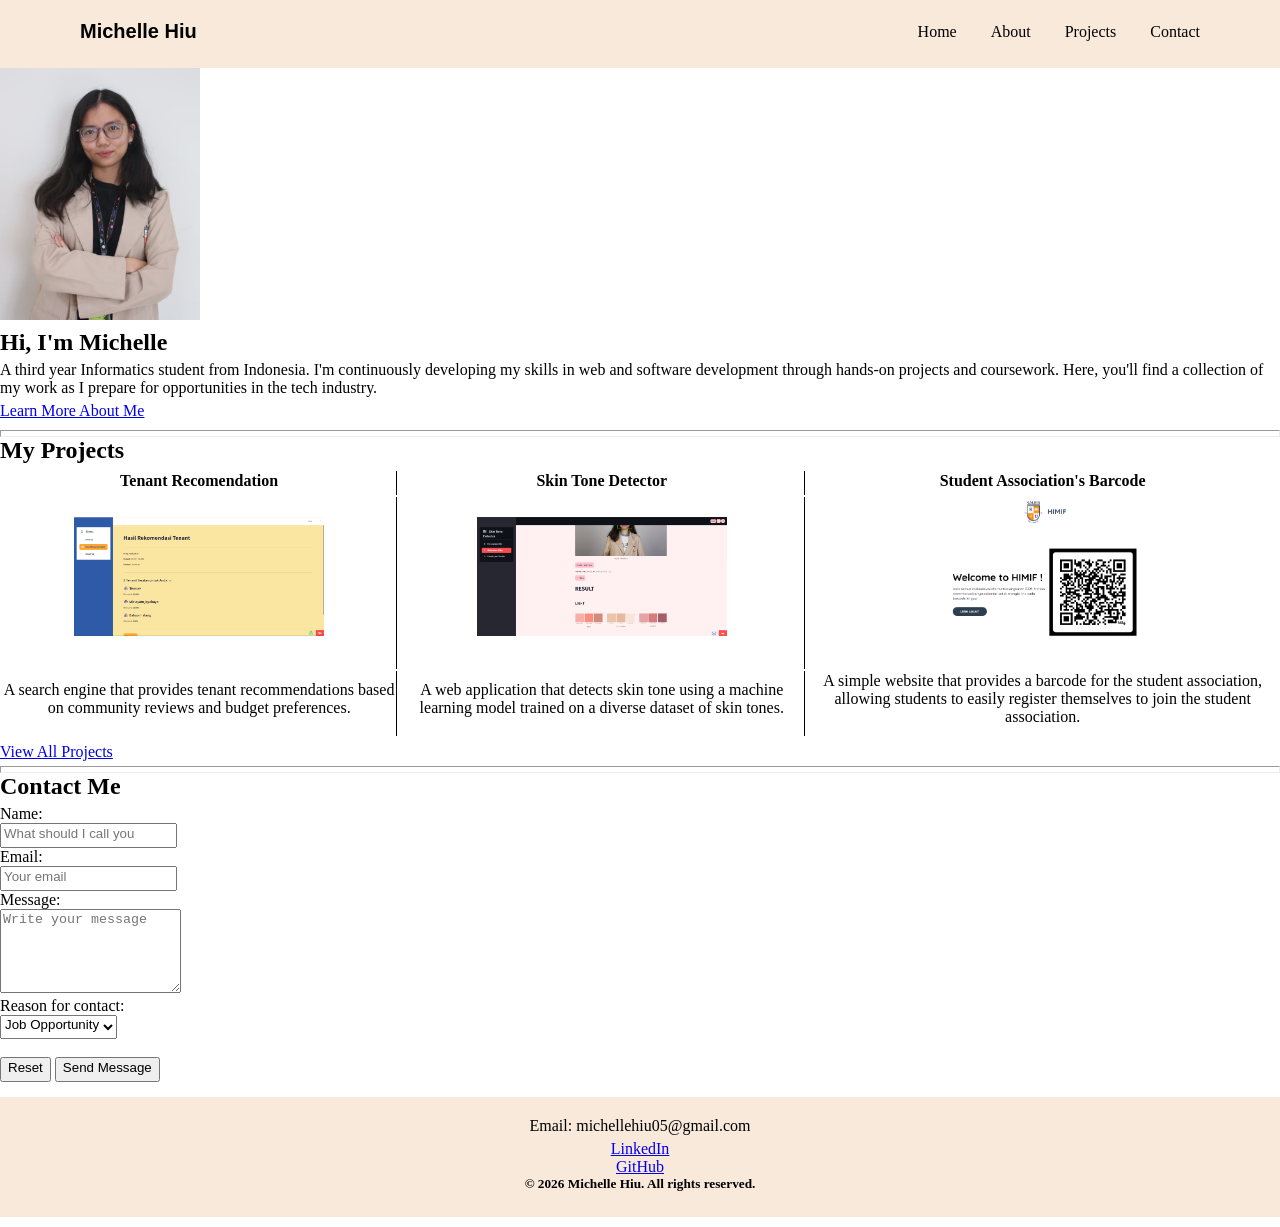
<file: Index.html>
<!DOCTYPE html>
<html lang="en">
    <head>
        <meta charset="UTF-8">
        <meta name="viewport" content="width=device-width, initial-scale=1.0">
        <title>Michelle Hiu</title>
        <link rel="stylesheet" href="homeStyle.css">
    </head>
    <body>
        <header>
            <h1><b>Michelle Hiu</b></h1>
            <nav>
                <a href="index.html">Home</a>
                <a href="#aboutMe">About</a>
                <a href="#myProjects">Projects</a>
                <a href="#contactMe">Contact</a>
            </nav>
        </header>
        <main>
            <section class="aboutMe">
                <img src="img/selfphoto.jpeg" alt="self photo" style="width: 200px;"/>
                <article>
                    <h2>Hi, I'm Michelle </h2>
                    <p> 
                        A third year Informatics student from Indonesia. I'm continuously developing my skills in web and software development through hands-on projects and coursework. Here, you'll find a collection of my work as I prepare for opportunities in the tech industry.
                    </p>
                    <a  class="btnAbout" href="aboutIndex.html">Learn More About Me</a>
                </article>
            </section>
            <hr>
            <section class="projects" id="myProjects">
                <h2> My Projects</h2>
                <table style="width: 100%; text-align: center">
                    <thead>
                        <tr>
                            <th style="border-right: 1px solid black;">Tenant Recomendation</th>
                            <th style="border-right: 1px solid black;">Skin Tone Detector</th> 
                            <th >Student Association's Barcode</th>
                        </tr>
                    </thead>
                    <tbody>
                        <tr>
                            <td style="border-right: 1px solid black;">
                                <img src="img/Kandep.png" alt="sample" style="width: 250px; height: auto;"/>
                            </td>
                            <td style="border-right: 1px solid black;">
                                <img src="img/skinToneDetector.png" alt="sample" style="width: 250px"/>
                            </td>
                            <td>
                            <img src="img/barcodeHIMIF.png" alt="sample" style="width: 250px"/>
                            </td>
                        </tr>
                        <tr>
                            <td style="border-right: 1px solid black;">
                                <p>
                                    A search engine that provides tenant recommendations based on community reviews and budget preferences.
                                </p>
                            </td>
                            <td style="border-right: 1px solid black;">
                                <p>
                                    A web application that detects skin tone using a machine learning model trained on a diverse dataset of skin tones.
                                </p>
                            </td>
                            <td>
                                <p>
                                    A simple website that provides a barcode for the student association, allowing students to easily register themselves to join the student association.
                                </p>
                            </td>
                        </tr>
                    </tbody>                   
                </table>
                <a class="btnProject" href="projectIndex.html">View All Projects</a>
            </section>
            <hr>
            <section class="contact" id="contactMe">
                <h2>Contact Me</h2>
                <form method="post">
                    <label for="input-name">Name:</label><br>
                    <input type="text" id="input-name" name="name" placeholder="What should I call you" required/><br>
                    <label for="input-email">Email:</label><br>
                    <input type="email" id="input-email" name="email" placeholder="Your email" required/><br>
                    <label for="input-message">Message:</label><br>
                    <textarea
                        id="form-message"
                        name="message"
                        placeholder="Write your message"
                        rows="5"
                        required
                    ></textarea>
                    <br>
                    <label for="reason">Reason for contact:</label><br>
                    <select id="reason" name="reason" ">
                        <option value="job">Job Opportunity</option>
                        <option value="collaboration">Collaboration</option>
                        <option value="feedback">Feedback</option>
                    </select>
                    <br><br>
                    <button type="reset">Reset</button>
                    <button type="submit">Send Message</button>
                </form>
            </section>
        </main>
        <footer style="text-align: center; padding: 20px; background-color: #f9e9db;">
            <p>Email: michellehiu05@gmail.com</p>
            <a href="https://www.linkedin.com/in/michelle-hiu-24a8792b3/">LinkedIn</a> <br>
            <a href="https://github.com/MicelHiu">GitHub   </a>
            <h5>© 2026 Michelle Hiu. All rights reserved.</h5>
        </footer>
    </body>
</html>
</file>
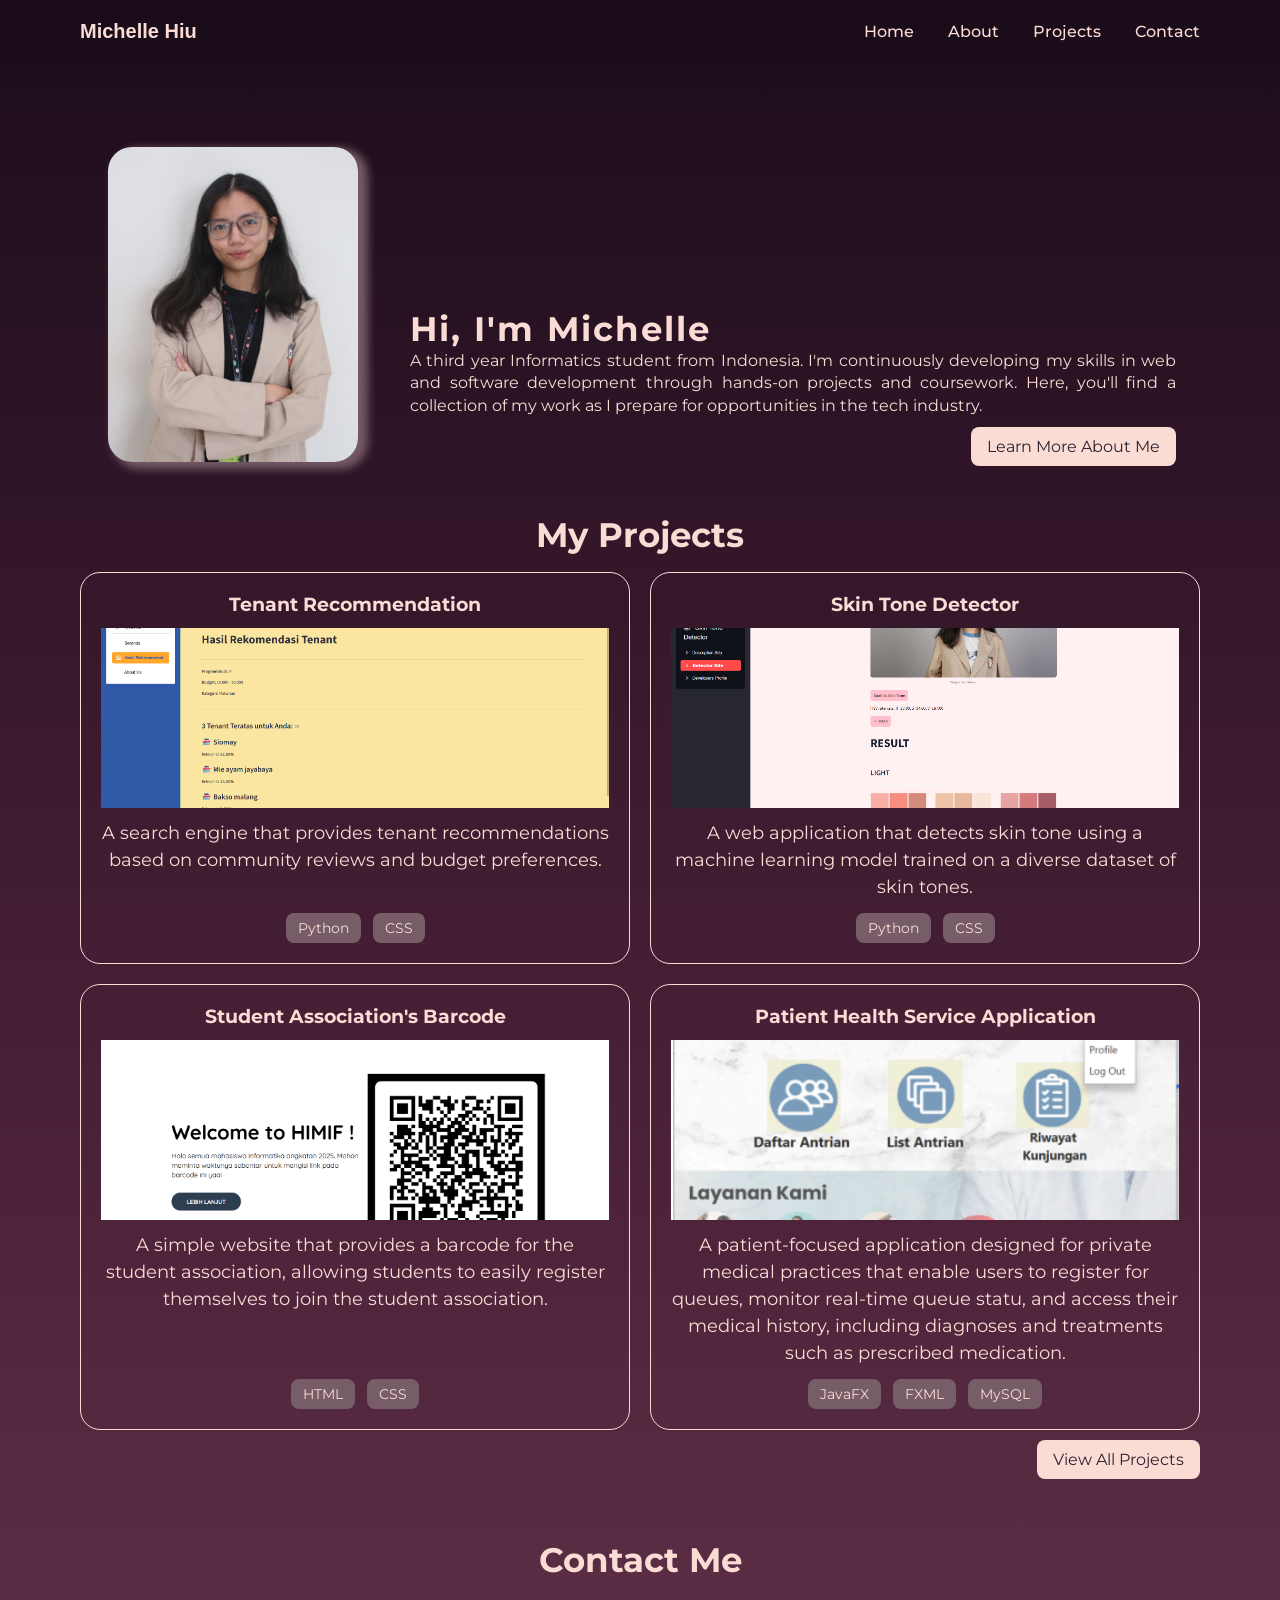
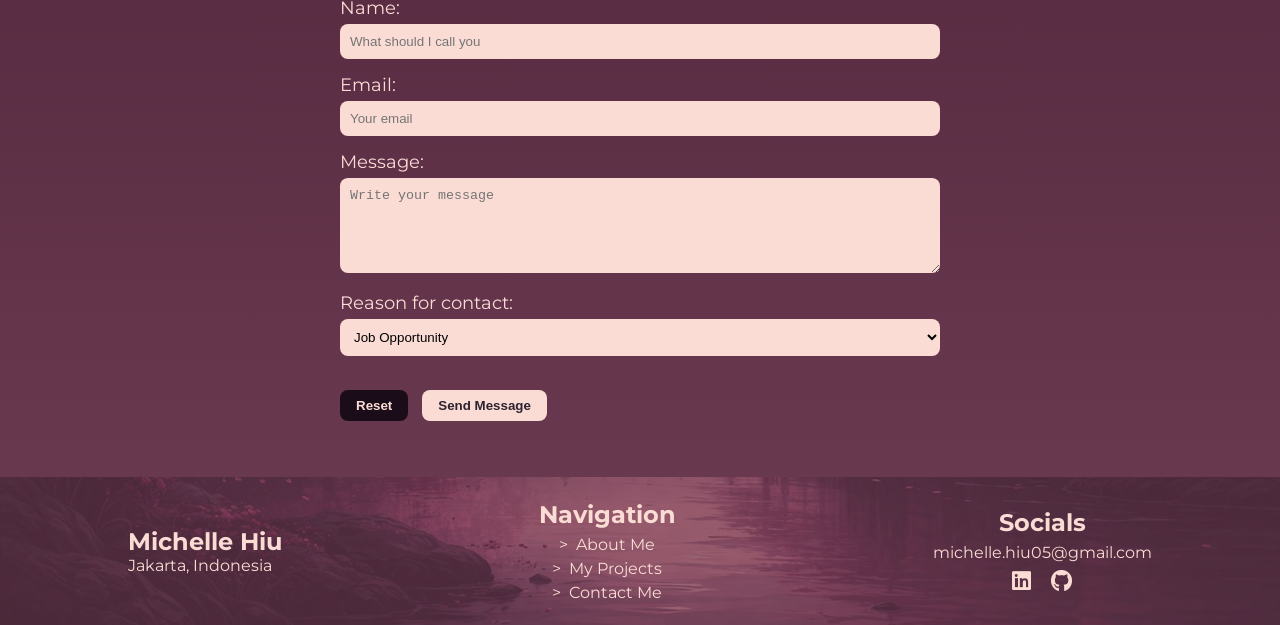
<file: index.html>
<!DOCTYPE html>
<html lang="en">
    <head>
        <meta charset="UTF-8">
        <meta name="viewport" content="width=device-width, initial-scale=1.0">
        <title>Michelle Hiu</title>
        <!-- Google Fonts -->
        <link rel="preconnect" href="https://fonts.googleapis.com">
        <link rel="preconnect" href="https://fonts.gstatic.com" crossorigin>
        <link href="https://fonts.googleapis.com/css2?family=Montserrat:ital,wght@0,100..900;1,100..900&display=swap" rel="stylesheet">
        <!-- css -->
        <link rel="stylesheet" href="css/index.css">
        <!-- icons -->
         <link rel="stylesheet" href="https://cdnjs.cloudflare.com/ajax/libs/font-awesome/6.5.0/css/all.min.css">
    </head>
    <body>
        <header>
            <h1><b>Michelle Hiu</b></h1>
            <nav>
                <a href="index.html">Home</a>
                <a href="#aboutMe">About</a>
                <a href="#myProjects">Projects</a>
                <a href="#contactMe">Contact</a>
            </nav>
        </header>
        <main>
            <section class="aboutMe" id="aboutMe">
                <img src="images/selfphoto.jpeg" alt="self photo"/>
                <article>
                    <h2>Hi, I'm Michelle</h2>
                    <p> 
                        A third year Informatics student from Indonesia. I'm continuously developing my skills in web and software development through hands-on projects and coursework. Here, you'll find a collection of my work as I prepare for opportunities in the tech industry.
                    </p>
                    <a  class="btnAbout" href="pages/about.html">Learn More About Me</a>
                </article>
            </section>
            <section class="projects" id="myProjects">
                <h2 class="subject"> My Projects</h2>
                <div class="cards">
                    <article class="card">
                        <h3>Tenant Recommendation</h3>
                        <img src="images/Kandep.png" alt="sample"/>
                        <p>
                            A search engine that provides tenant recommendations based on community reviews and budget preferences.
                        </p>
                        <div class="card-span">
                            <span>Python</span>
                            <span>CSS</span>
                        </div>
                    </article>
                    <article class="card">
                        <h3>Skin Tone Detector</h3>
                        <img src="images/skinToneDetector.png" alt="sample" />
                        <p>
                            A web application that detects skin tone using a machine learning model trained on a diverse dataset of skin tones.
                        </p>
                        <div class="card-span">
                            <span>Python</span>
                            <span>CSS</span>
                        </div>
                    </article>
                    <article class="card">
                        <h3>Student Association's Barcode</h3>
                        <img src="images/barcodeHIMIF.png" alt="sample"/>
                        <p>
                            A simple website that provides a barcode for the student association, allowing students to easily register themselves to join the student association.
                        </p>
                        <div class="card-span">
                            <span>HTML</span>
                            <span>CSS</span>
                        </div>
                    </article>
                    <article class="card">
                        <h3>Patient Health Service Application</h3>
                        <img src="images/AplikasiTPMD.png" alt="sample"/>
                        <p>
                            A patient-focused application designed for private medical practices that enable users to register for queues, monitor real-time queue statu, and access their medical history, including diagnoses and treatments such as prescribed medication.
                        </p>
                        <div class="card-span">
                            <span>JavaFX</span>
                            <span>FXML</span>
                            <span>MySQL</span>
                        </div>
                    </article>
                </div>
                <a class="btnProject" href="pages/projects.html">View All Projects</a>
            </section>
            <section class="contact" id="contactMe">
                <h2 class="subject">Contact Me</h2>
                <form action="#" class="contact-form">
                    <label for="input-name">Name:</label><br>
                    <input type="text" id="input-name" name="name" placeholder="What should I call you" required/><br>
                    <label for="input-email">Email:</label><br>
                    <input type="email" id="input-email" name="email" placeholder="Your email" required/><br>
                    <label for="form-message">Message:</label><br>
                    <textarea
                        id="form-message"
                        name="message"
                        placeholder="Write your message"
                        rows="5"
                        required
                    ></textarea>
                    <br>
                    <label for="reason">Reason for contact:</label><br>
                    <select id="reason" name="reason">
                        <option value="job">Job Opportunity</option>
                        <option value="collaboration">Collaboration</option>
                        <option value="feedback">Feedback</option>
                    </select>
                    <br><br>
                    <button type="reset">Reset</button>
                    <button type="submit">Send Message</button>
                </form>
            </section>
        </main>
        <footer>
            <div class="profile">
                <h3>Michelle Hiu</h3>
                <p>Jakarta, Indonesia</p>
            </div>
            <div class="navigation">
                <h3>Navigation</h3>
                <a href="pages/about.html">About Me</a>
                <a href="pages/projects.html">My Projects</a>
                <a href="pages/contact.html">Contact Me</a>
            </div>
            <div class="socials">
                <h3>Socials</h3>
                <p>michelle.hiu05@gmail.com</p>
                <div class="socials-link">
                    <a href="https://www.linkedin.com/in/michelle-hiu-24a8792b3/" target="_blank">
                    <i class="fa-brands fa-linkedin"></i>
                    </a>
                    <a href="https://github.com/MicelHiu" target="_blank">
                    <i class="fa-brands fa-github"></i>
                    </a>    
                </div>
            </div>
        </footer>
    </body>
</html>
</file>
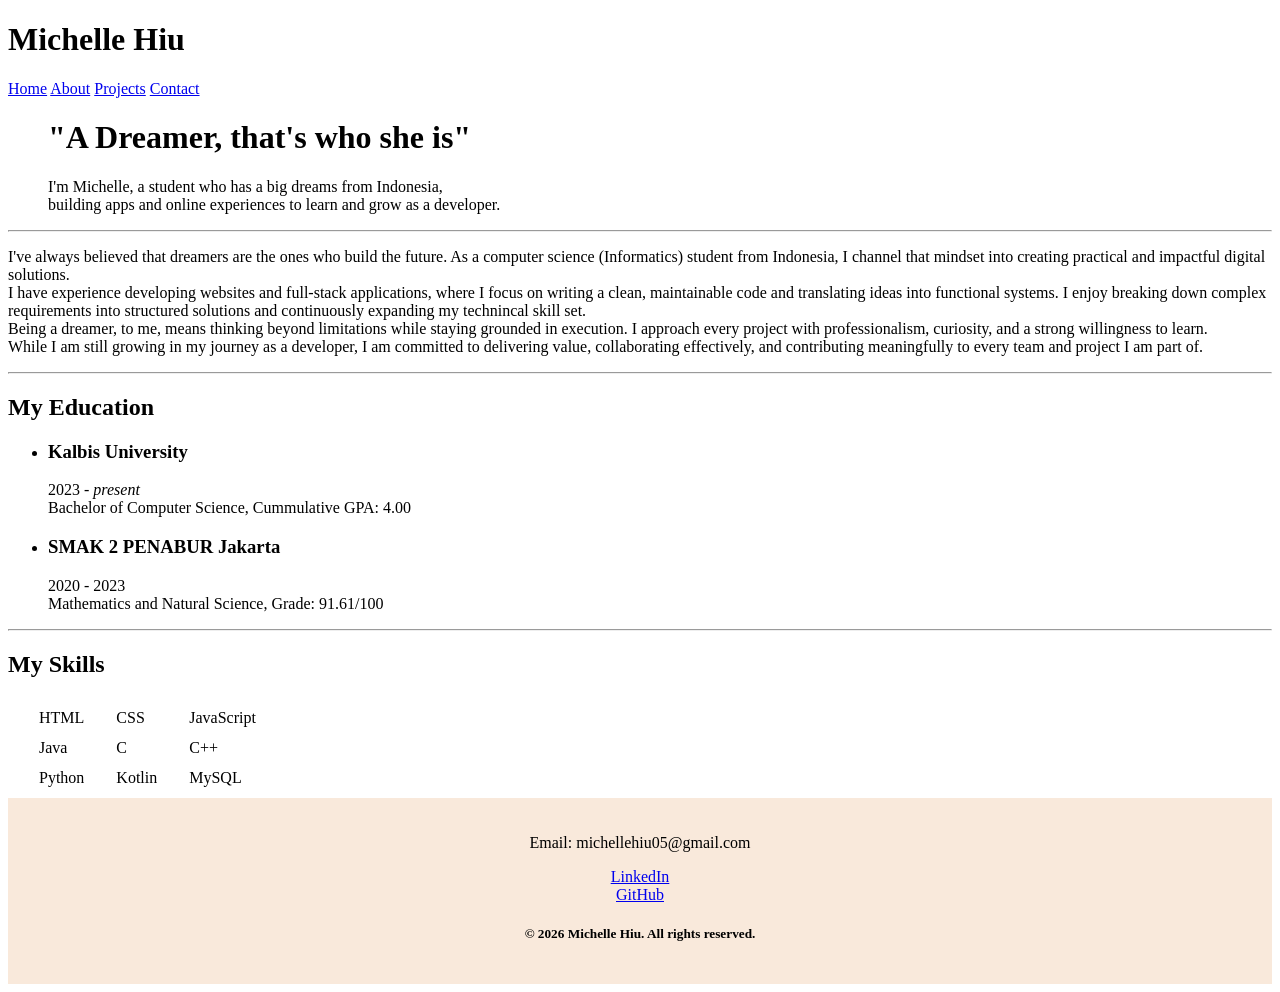
<file: aboutIndex.html>
<!DOCTYPE html>
<html lang="en">
    <head>
        <meta charset="UTF-8">
        <meta name="viewport" content="width=device-width, initial-scale=1.0">
        <title>About Me</title>
    </head>
    <body>
        <header>
            <h1>Michelle Hiu</h1>
            <nav>
                <a href="index.html">Home</a>
                <a href="aboutIndex.html">About</a>
                <a href="projectIndex.html">Projects</a>
                <a href="contactIndex.html">Contact</a>
            </nav>
        </header>
        <main>
            <blockquote>
                <h1>"A Dreamer, that's who she is"</h1>
                <p>
                    I'm Michelle, a student who has a big dreams from Indonesia, <br> building apps and online experiences to learn and grow as a developer.
                </p>
            </blockquote>
            <hr>
            <section class ="background">
                <article>
                    <p>
                        I've always believed that dreamers are the ones who build the future. As a computer science (Informatics) student from Indonesia, I channel that mindset into creating practical and impactful digital solutions.
                        <br/>
                        I have experience developing websites and full-stack applications, where I focus on writing a clean, maintainable code and translating ideas into functional systems. I enjoy breaking down complex requirements into structured solutions and continuously expanding my technincal skill set.
                        <br/>
                        Being a dreamer, to me, means thinking beyond limitations while staying grounded in execution. I approach every project with professionalism, curiosity, and a strong willingness to learn.
                        <br/>
                        While I am still growing in my journey as a developer, I am committed to delivering value, collaborating effectively, and contributing meaningfully to every team and project I am part of.
                    </p>
                </article>
            </section>
            <hr>
            <section class="education">
                <h2> My Education</h2>
                <ul>
                    <li>
                        <h3>Kalbis University</h3>
                        <p>
                            2023 - <i>present</i><br>
                            Bachelor of Computer Science, Cummulative GPA: 4.00
                        </p>
                    </li>
                    <li>
                        <h3>SMAK 2 PENABUR Jakarta</h3>
                        <p>
                            2020 - 2023<br>
                            Mathematics and Natural Science, Grade: 91.61/100 
                        </p>
                    </li>
                </ul>
            </section>
            <hr>
            <section class="skills">
                <h2>My Skills</h2>
                <table style="border-spacing: 30px 10px;">
                    <tbody>
                        <tr>
                            <td>HTML</td>
                            <td>CSS</td>
                            <td>JavaScript</td>
                        </tr>
                        <tr>
                            <td>Java</td>
                            <td>C</td>
                            <td>C++</td>
                        </tr>
                        <tr>
                            <td>Python</td>
                            <td>Kotlin</td>
                            <td>MySQL</td>
                        </tr>
                    </tbody>
                </table>
            </section>
        </main>
        <footer style="text-align: center; padding: 20px; background-color: #f9e9db">
            <p>Email: michellehiu05@gmail.com</p>
            <a href="https://www.linkedin.com/in/michelle-hiu-24a8792b3/">LinkedIn</a> <br>
            <a href="https://github.com/MicelHiu">GitHub   </a>
            <h5>© 2026 Michelle Hiu. All rights reserved.</h5>
        </footer>
    </body>
</html>
</file>
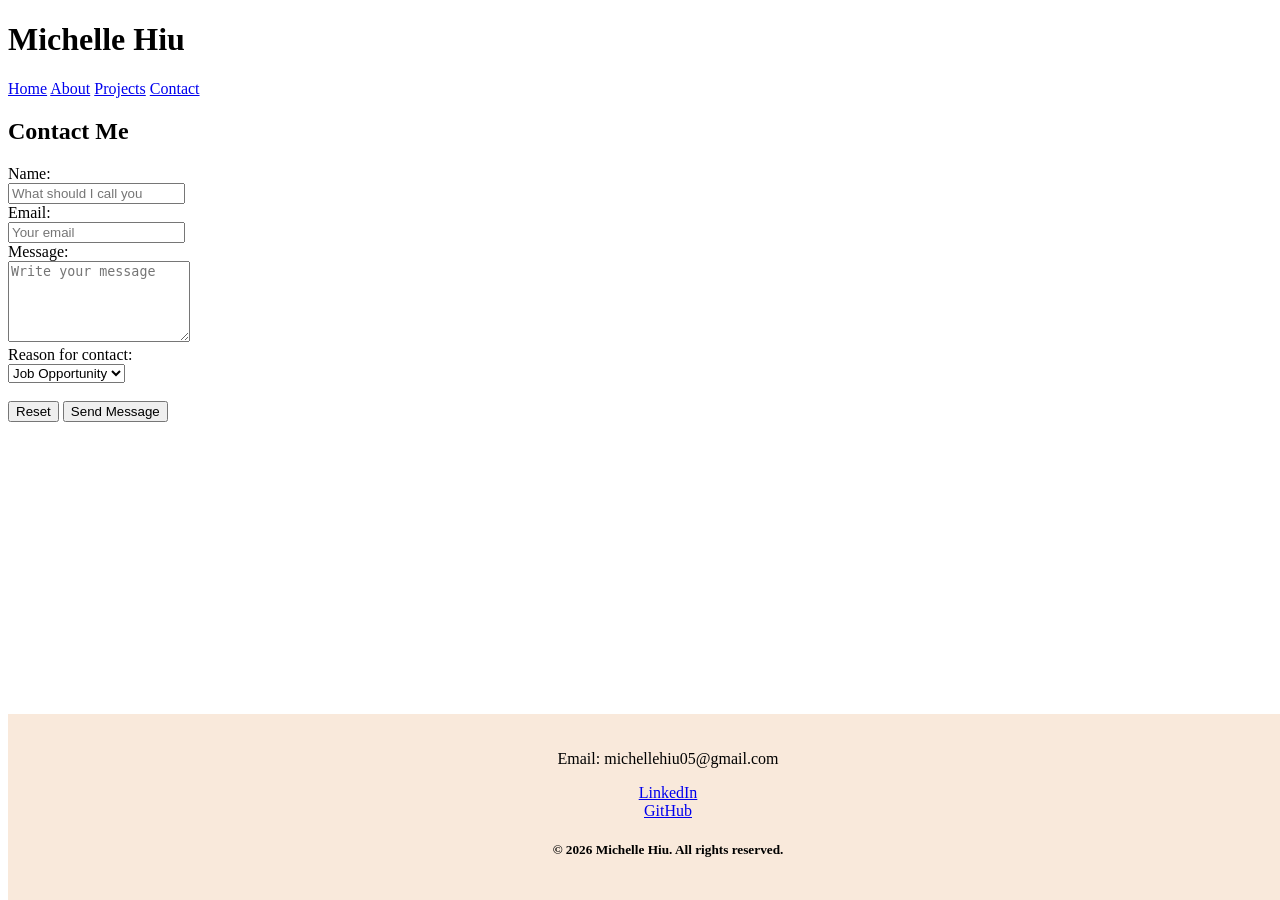
<file: contactIndex.html>
<!DOCTYPE html>
<html lang="en">
    <head>
        <meta charset="UTF-8">
        <meta name="viewport" content="width=device-width, initial-scale=1.0">
        <title>Contact Me</title>
    </head>
    <body>
        <header>
            <h1>Michelle Hiu</h1>
            <nav>
                <a href="index.html">Home</a>
                <a href="aboutIndex.html">About</a>
                <a href="projectIndex.html">Projects</a>
                <a href="contactIndex.html">Contact</a>
            </nav>
        </header>
        <main>
            <section class="contact" id="contactMe">
                <h2>Contact Me</h2>
                <form action="#" method="get">
                    <label for="input-name">Name:</label><br>
                    <input type="text" id="input-name" name="name" placeholder="What should I call you" required/><br>
                    <label for="input-email">Email:</label><br>
                    <input type="email" id="input-email" name="email" placeholder="Your email" required/><br>
                    <label for="input-message">Message:</label><br>
                    <textarea
                        id="form-message"
                        name="message"
                        placeholder="Write your message"
                        rows="5"
                        required
                    ></textarea>
                    <br>
                    <label for="reason">Reason for contact:</label><br>
                    <select id="reason" name="reason" ">
                        <option value="job">Job Opportunity</option>
                        <option value="collaboration">Collaboration</option>
                        <option value="feedback">Feedback</option>
                    </select>
                    <br><br>
                    <button type="reset">Reset</button>
                    <button type="submit">Send Message</button>
                </form>
            </section>
        </main>
        <footer style="text-align: center; padding: 20px; background-color: #f9e9db; position: fixed; bottom: 0; width: 100%;">
            <p>Email: michellehiu05@gmail.com</p>
            <a href="https://www.linkedin.com/in/michelle-hiu-24a8792b3/">LinkedIn</a> <br>
            <a href="https://github.com/MicelHiu">GitHub   </a>
            <h5>© 2026 Michelle Hiu. All rights reserved.</h5>
        </footer>
    </body>
</html>
</file>
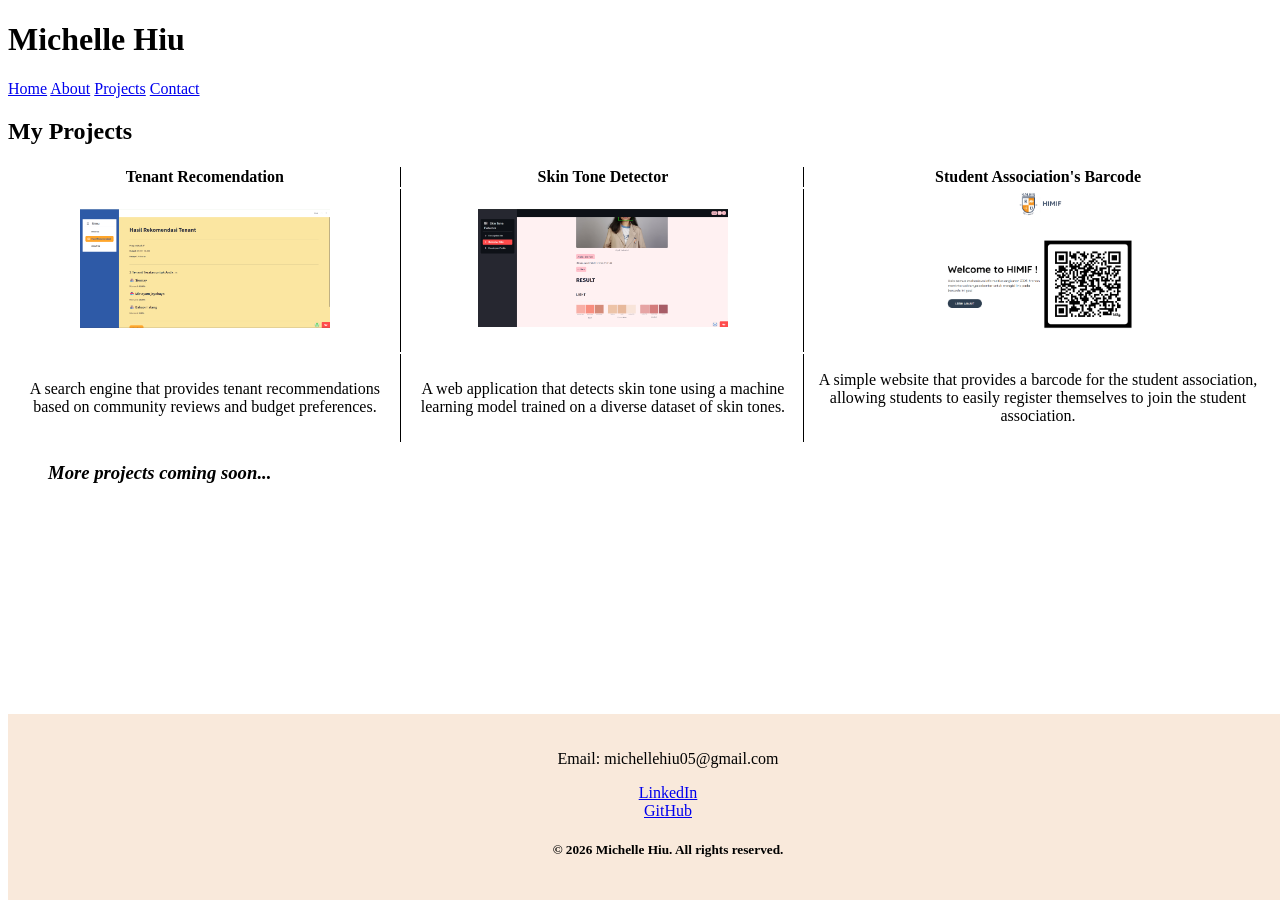
<file: projectIndex.html>
<!DOCTYPE html>
<html lang="en">
    <head>
        <meta charset="UTF-8">
        <meta name="viewport" content="width=device-width, initial-scale=1.0">
        <title>My Projects</title>
    </head>
    <body>
        <header>
            <h1><b>Michelle Hiu</b></h1>
            <nav>
                <a href="index.html">Home</a>
                <a href="aboutIndex.html">About</a>
                <a href="projectIndex.html">Projects</a>
                <a href="contactIndex.html">Contact</a>
            </nav>
        </header>
        <main>
            <section class="projects" id="myProjects">
                <h2> My Projects</h2>
                <table style="width: 100%; text-align: center">
                    <thead>
                        <tr>
                            <th style="border-right: 1px solid black;">Tenant Recomendation</th>
                            <th style="border-right: 1px solid black;">Skin Tone Detector</th> 
                            <th >Student Association's Barcode</th>
                        </tr>
                    </thead>
                    <tbody>
                        <tr>
                            <td style="border-right: 1px solid black;">
                                <img src="img/Kandep.png" alt="sample" style="width: 250px; height: auto;"/>
                            </td>
                            <td style="border-right: 1px solid black;">
                                <img src="img/skinToneDetector.png" alt="sample" style="width: 250px"/>
                            </td>
                            <td>
                            <img src="img/barcodeHIMIF.png" alt="sample" style="width: 250px"/>
                            </td>
                        </tr>
                        <tr>
                            <td style="border-right: 1px solid black;">
                                <p>
                                    A search engine that provides tenant recommendations based on community reviews and budget preferences.
                                </p>
                            </td>
                            <td style="border-right: 1px solid black;">
                                <p>
                                    A web application that detects skin tone using a machine learning model trained on a diverse dataset of skin tones.
                                </p>
                            </td>
                            <td>
                                <p>
                                    A simple website that provides a barcode for the student association, allowing students to easily register themselves to join the student association.
                                </p>
                            </td>
                        </tr>
                    </tbody>                   
                </table>
            </section>
            <section class="comingSoon">
                <blockquote>
                    <h3><i>More projects coming soon...</i></h3>
                </blockquote>
            </section>
        </main>
        <footer style="text-align: center; padding: 20px; background-color: #f9e9db; position: fixed; bottom: 0; width: 100%;">
            <p>Email: michellehiu05@gmail.com</p>
            <a href="https://www.linkedin.com/in/michelle-hiu-24a8792b3/">LinkedIn</a> <br>
            <a href="https://github.com/MicelHiu">GitHub   </a>
            <h5>© 2026 Michelle Hiu. All rights reserved.</h5>
        </footer>
    </body>
</html>
</file>
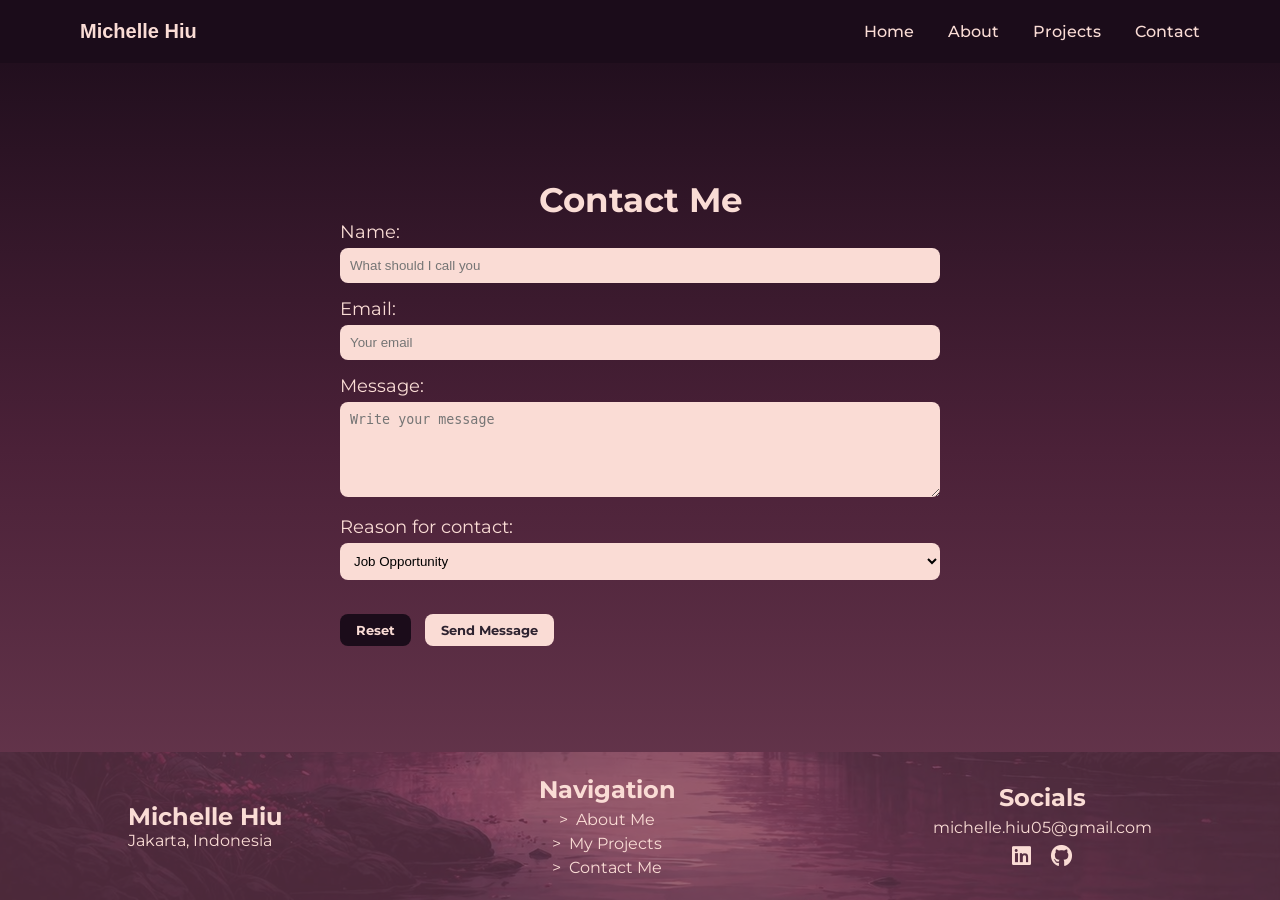
<file: pages/contact.html>
<!DOCTYPE html>
<html lang="en">
    <head>
        <meta charset="UTF-8">
        <meta name="viewport" content="width=device-width, initial-scale=1.0">
        <title>Michelle's Contact</title>
        <!-- Google Fonts -->
        <link href="https://fonts.googleapis.com/css2?family=Montserrat:ital,wght@0,100..900;1,100..900&display=swap" rel="stylesheet">
        <!-- CSS -->
        <link rel="stylesheet" href="../css/contact.css"/>
        <!-- icons -->
        <link rel="stylesheet" href="https://cdnjs.cloudflare.com/ajax/libs/font-awesome/6.5.0/css/all.min.css">
    </head>
    <body>
        <header>
            <h1>Michelle Hiu</h1>
            <nav>
                <a href="../index.html">Home</a>
                <a href="about.html">About</a>
                <a href="projects.html">Projects</a>
                <a href="contact.html">Contact</a>
            </nav>
        </header>
        <main>
            <section class="contact" id="contactMe">
                <h2 class="subject">Contact Me</h2>
                <form action="#" class="contact-form">
                    <label for="input-name">Name:</label><br>
                    <input type="text" id="input-name" name="name" placeholder="What should I call you" required/><br>
                    <label for="input-email">Email:</label><br>
                    <input type="email" id="input-email" name="email" placeholder="Your email" required/><br>
                    <label for="form-message">Message:</label><br>
                    <textarea
                        id="form-message"
                        name="message"
                        placeholder="Write your message"
                        rows="5"
                        required
                    ></textarea>
                    <br>
                    <label for="reason">Reason for contact:</label><br>
                    <select id="reason" name="reason">
                        <option value="job">Job Opportunity</option>
                        <option value="collaboration">Collaboration</option>
                        <option value="feedback">Feedback</option>
                    </select>
                    <br><br>
                    <button type="reset">Reset</button>
                    <button type="submit">Send Message</button>
                </form>
            </section>
        </main>
        <footer>
            <div class="profile">
                <h3>Michelle Hiu</h3>
                <p>Jakarta, Indonesia</p>
            </div>
            <div class="navigation">
                <h3>Navigation</h3>
                <a href="about.html">About Me</a>
                <a href="projects.html">My Projects</a>
                <a href="contact.html">Contact Me</a>
            </div>
            <div class="socials">
                <h3>Socials</h3>
                <p>michelle.hiu05@gmail.com</p>
                <div class="socials-link">
                    <a href="https://www.linkedin.com/in/michelle-hiu-24a8792b3/" target="_blank">
                    <i class="fa-brands fa-linkedin"></i>
                    </a>
                    <a href="https://github.com/MicelHiu" target="_blank">
                    <i class="fa-brands fa-github"></i>
                    </a>    
                </div>
            </div>
        </footer>
    </body>
</html>
</file>
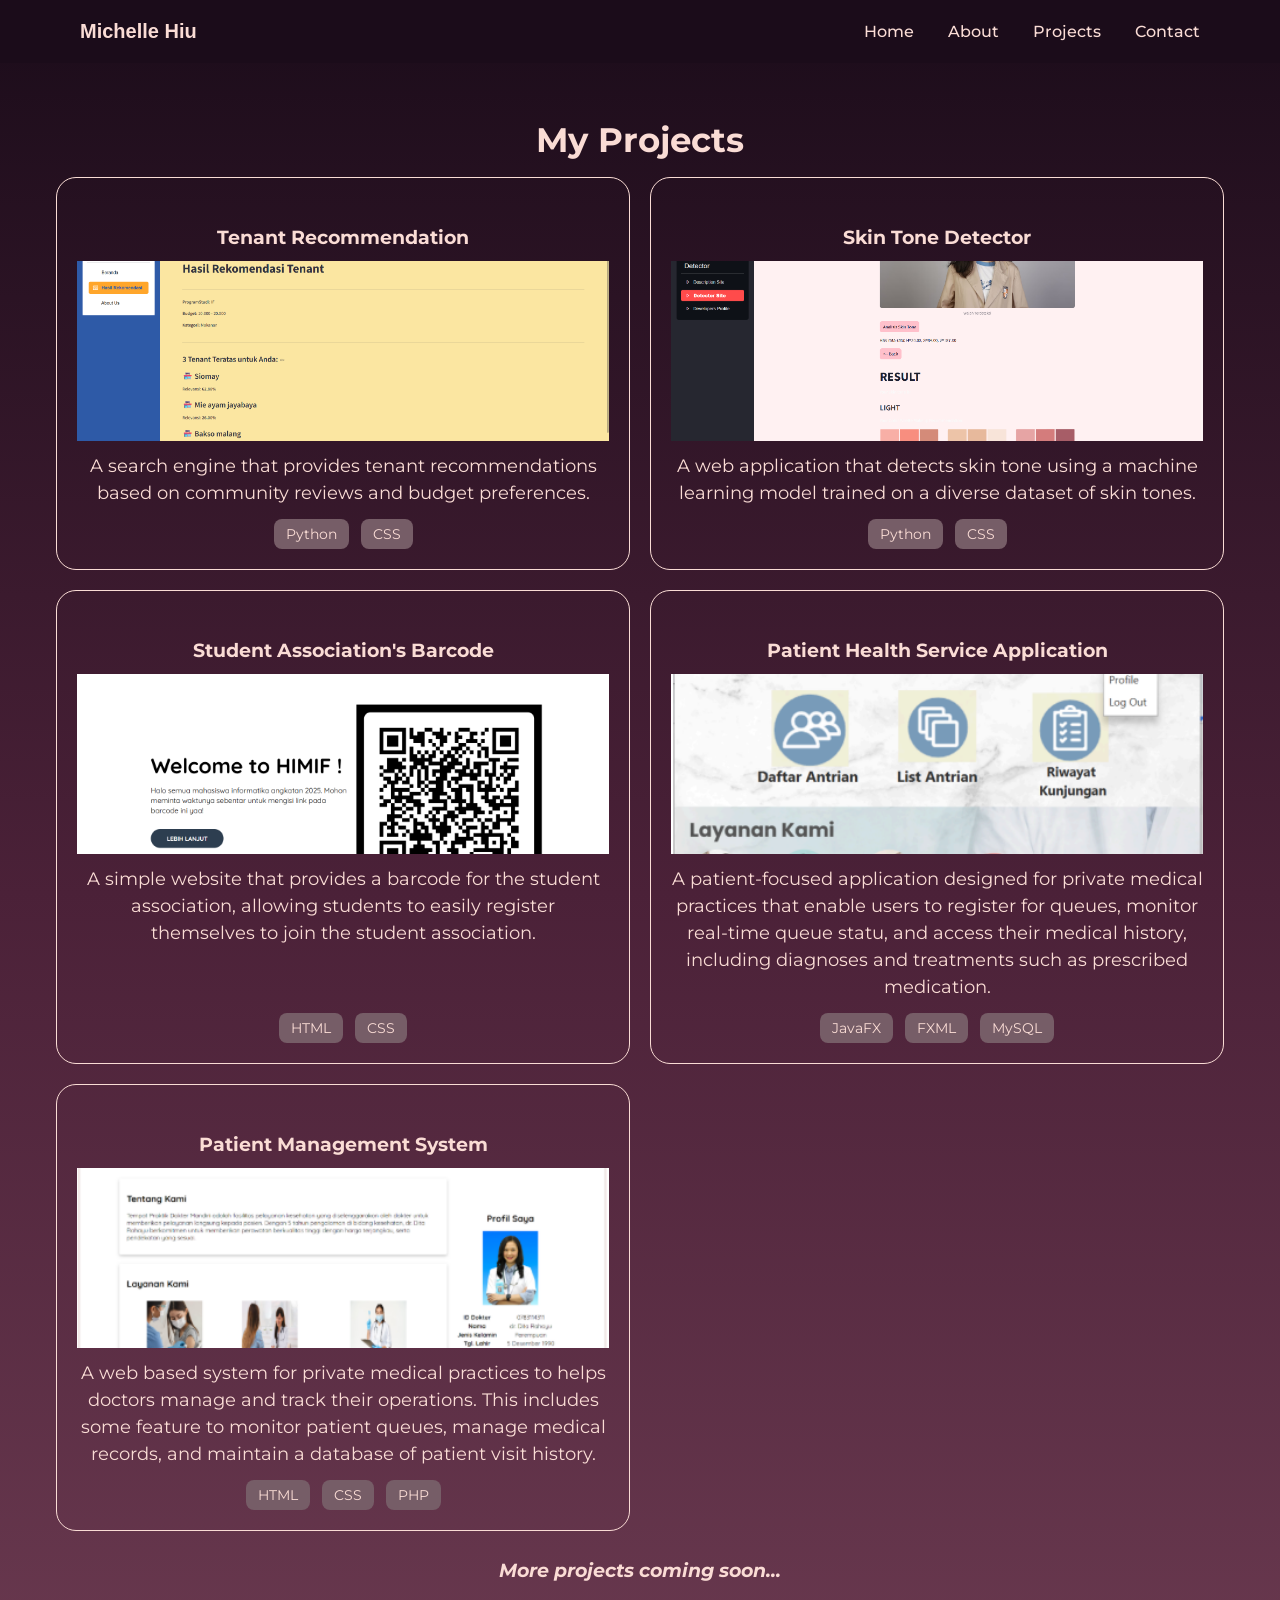
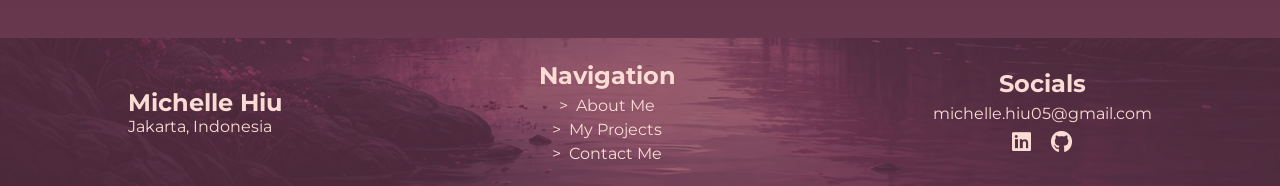
<file: pages/projects.html>
<!DOCTYPE html>
<html lang="en">
    <head>
        <meta charset="UTF-8">
        <meta name="viewport" content="width=device-width, initial-scale=1.0">
        <title>Michelle's Projects</title>
        <!-- Google Fonts -->
        <link href="https://fonts.googleapis.com/css2?family=Montserrat:ital,wght@0,100..900;1,100..900&display=swap" rel="stylesheet">
        <!-- CSS -->
        <link rel="stylesheet" href="../css/projects.css"/>
        <!-- icons -->
        <link rel="stylesheet" href="https://cdnjs.cloudflare.com/ajax/libs/font-awesome/6.5.0/css/all.min.css">
    </head>
    <body>
        <header>
            <h1><b>Michelle Hiu</b></h1>
            <nav>
                <a href="../index.html">Home</a>
                <a href="about.html">About</a>
                <a href="projects.html">Projects</a>
                <a href="contact.html">Contact</a>
            </nav>
        </header>
        <main>
            <section class="projects" id="myProjects">
                <h2 class="subject"> My Projects</h2>
                <div class="cards">
                    <article class="card">
                        <h3>Tenant Recommendation</h3>
                        <img src="../images/Kandep.png" alt="sample"/>
                        <p>
                            A search engine that provides tenant recommendations based on community reviews and budget preferences.
                        </p>
                        <div class="card-span">
                            <span>Python</span>
                            <span>CSS</span>
                        </div>
                    </article>
                    <article class="card">
                        <h3>Skin Tone Detector</h3>
                        <img src="../images/skinToneDetector.png" alt="sample" />
                        <p>
                            A web application that detects skin tone using a machine learning model trained on a diverse dataset of skin tones.
                        </p>
                        <div class="card-span">
                            <span>Python</span>
                            <span>CSS</span>
                        </div>
                    </article>
                    <article class="card">
                        <h3>Student Association's Barcode</h3>
                        <img src="../images/barcodeHIMIF.png" alt="sample"/>
                        <p>
                            A simple website that provides a barcode for the student association, allowing students to easily register themselves to join the student association.
                        </p>
                        <div class="card-span">
                            <span>HTML</span>
                            <span>CSS</span>
                        </div>
                    </article>
                    <article class="card">
                        <h3>Patient Health Service Application</h3>
                        <img src="../images/AplikasiTPMD.png" alt="sample"/>
                        <p>
                            A patient-focused application designed for private medical practices that enable users to register for queues, monitor real-time queue statu, and access their medical history, including diagnoses and treatments such as prescribed medication.
                        </p>
                        <div class="card-span">
                            <span>JavaFX</span>
                            <span>FXML</span>
                            <span>MySQL</span>
                        </div>
                    </article>
                    <article class="card">
                        <h3>Patient Management System</h3>
                        <img src="../images/WebTPMD.png" alt="sample"/>
                        <p>
                            A web based system for private medical practices to helps doctors manage and track their operations. This includes some feature to monitor patient queues, manage medical records, and maintain a database of patient visit history. 
                        </p>
                        <div class="card-span">
                            <span>HTML</span>
                            <span>CSS</span>
                            <span>PHP</span>
                        </div>
                    </article>
                </div>
                <h3><i>More projects coming soon...</i></h3>
            </section>
        </main>
        <footer>
            <div class="profile">
                <h3>Michelle Hiu</h3>
                <p>Jakarta, Indonesia</p>
            </div>
            <div class="navigation">
                <h3>Navigation</h3>
                <a href="about.html">About Me</a>
                <a href="projects.html">My Projects</a>
                <a href="contact.html">Contact Me</a>
            </div>
            <div class="socials">
                <h3>Socials</h3>
                <p>michelle.hiu05@gmail.com</p>
                <div class="socials-link">
                    <a href="https://www.linkedin.com/in/michelle-hiu-24a8792b3/" target="_blank">
                    <i class="fa-brands fa-linkedin"></i>
                    </a>
                    <a href="https://github.com/MicelHiu" target="_blank">
                    <i class="fa-brands fa-github"></i>
                    </a>    
                </div>
            </div>
        </footer>
    </body>
</html>
</file>
<file: homeStyle.css>
* {
    margin: 0;
    padding-bottom: 5px;
    box-sizing: border-box;
}

header {
    background-color: #f9e9db;
    padding: 20px 80px;
    display: flex;
    justify-content: space-between;
    align-items: center;
}

header h1 {
    font-family: 'Roboto', sans-serif;
    font-size: 20px;
    font-weight: 500;
    font-style: bold;
}

nav a {
    margin-left: 30px;
    text-decoration: none;
    color: black;;
    font-size: 16px;
    transition: opacity 0.3s ease;
}

nav a:hover {
    opacity: 0.7;
}
</file>
<file: css/index.css>
@import url(base.css);

/* brief introduction */
.aboutMe {
    display: flex;
    flex-direction: row;
    justify-content: center;
    margin: 24px;
}

.aboutMe img {
    display: flex;
    justify-content: flex-start;
    align-items: flex-start;
    margin: 28px;
    border-radius: 24px;
    box-shadow: 7px 4px 9px 3px rgba(118,93,103,0.97);
    width: 250px;
    max-width: 100%;
    object-fit: cover;
}

.aboutMe article {
    display: flex;
    flex-direction: column;
    justify-content: flex-end;
    flex-wrap: wrap;
    padding: 24px;
}

h2 {
    font-size: 34px;
}

.aboutMe h2 {
    letter-spacing: 2px;
}

.aboutMe p {
    font-size: 16px;
    text-align: justify;
    line-height: 1.4;
}

.aboutMe a {
    display: inline-block;
    align-self: flex-end;
    text-decoration: none;
    background: #fadcd5;
    padding: 10px 16px;
    margin-top: 10px;
    color: #2d222f;
    border-radius: 8px;
}

.aboutMe a:hover {
    background: #765d67;
}

.projects {
    margin: 24px;
    display: flex;
    flex-direction: column;
}

.subject {
    margin-bottom: 16px;
    text-align: center;
}

.cards {
    display: grid;
    grid-template-columns: repeat(2, minmax(220px, 1fr));
    gap: 20px;
}

.card {
    border: 1px solid;
    border-radius: 20px;
    padding: 20px;
    text-align: center;
    display: grid;
    grid-template-rows: auto 180px 1fr auto;
    gap: 12px;
}

.card p {
    line-height: 1.5;
}

.card img {
    width: 100%;
    height: 100%;
    object-fit: cover;
}

.card-span {
    display: flex;
    flex-direction: row;
    gap: 12px;
    justify-content: center;
    flex-wrap: wrap;
}

.card-span span {
    background: #765d67;
    padding: 6px 12px;
    border-radius: 8px;
    font-size: 14px;
}

.card:hover {
    transition: 0.3s;
    transform: translateY(-5px);
    box-shadow: 5px 4px 10px 3px #FADCD5;
}

.projects a {
    display: inline-block;
    align-self: flex-end;
    text-decoration: none;
    background: #fadcd5;
    padding: 10px 16px;
    margin-top: 10px;
    color: #2d222f;
    border-radius: 8px;
}

.projects a:hover{
    background: #765d67;
}

.contact {
    display: flex;
    flex-direction: column;
    align-items: center;
    margin-top: 60px;
}

.contact-form {
    width: 100%;
    max-width: 600px;
}

.contact-form input,
.contact-form textarea,
.contact-form select {
    width: 100%;
    padding: 10px;
    margin-top: 5px;
    margin-bottom: 15px;
    border-radius: 8px;
    border: none;
    box-sizing: border-box;
    background-color: #fadcd5;
}

.contact-form label {
    font-size: 18px;
}

.contact-form textarea {
    resize: vertical;
}

.contact-form button {
    padding: 8px 16px;
    border-radius: 8px;
    border: none;
    cursor: pointer;
}

.contact-form button[type="reset"] {
    margin-right: 10px;
    background: #1B0C1A;
    color: #fadcd5;
    font-weight: bold;
}

.contact-form button[type="submit"] {
    background: #fadcd5;
    color: #2d222f;
    font-weight: bold;
}

.contact-form button:hover {
    background: #765d67;
}

@media screen and (max-width: 1024px) {
    .projects {
        padding: 18px;
    }
}

@media screen and (max-width: 768px) {
    .aboutMe {
        flex-direction: column;
        justify-content: center;
        align-items: center;
    }

    .projects {
        flex-direction: column;
        justify-content: center;
        align-items: center;
    }

    .cards {
        gap: 14px;
        grid-template-columns: repeat(auto-fit, minmax(220px, 1fr));
    }

}
</file>
<file: css/contact.css>
@import url(base.css);

html, body {
    height: 100%;
    margin: 0;
}

body {
    display: flex;
    flex-direction: column;
}

main {
    flex: 1;
}

h2 {
    font-size: 34px;
}

.contact {
    display: flex;
    flex-direction: column;
    align-items: center;
    margin-top: 60px;
}

.contact-form {
    width: min(100%, 600px);
}

.contact-form input,
.contact-form textarea,
.contact-form select {
    width: 100%;
    padding: 10px;
    margin-top: 5px;
    margin-bottom: 15px;
    border-radius: 8px;
    border: none;
    box-sizing: border-box;
    background-color: #fadcd5;
}

.contact-form label {
    font-size: 18px;
}

.contact-form textarea {
    resize: vertical;
}

.contact-form button {
    padding: 8px 16px;
    border-radius: 8px;
    border: none;
    cursor: pointer;
    font-family: 'Montserrat', sans-serif;
}

.contact-form button[type="reset"] {
    margin-right: 10px;
    background: #1B0C1A;
    color: #fadcd5;
    font-weight: bold;
}

.contact-form button[type="submit"] {
    background: #fadcd5;
    color: #2d222f;
    font-weight: bold;
}

.contact-form button:hover {
    background: #765d67;
}

@media screen and (max-width:1024px) {
    .contact-form {
        width: 100%;
    }
}

@media screen and (max-width: 768px) {
    .contact-form {
        width: 100%;
    }
}
</file>
<file: css/projects.css>
@import url(base.css);

h2 {
    font-size: 34px;
}

.subject {
    margin-bottom: 16px;
    text-align: center;
}

.cards {
    display: grid;
    grid-template-columns: repeat(2, minmax(220px, 1fr));
    gap: 20px;
}

.card {
    border: 1px solid;
    border-radius: 20px;
    padding: 20px;
    text-align: center;
    display: grid;
    grid-template-rows: auto 180px 1fr auto;
    gap: 12px;
}

.card img {
    width: 100%;
    height: 100%;
    object-fit: cover;
}

.card p {
    line-height: 1.5;
}

.card-span {
    display: flex;
    flex-direction: row;
    gap: 12px;
    justify-content: center;
    flex-wrap: wrap;
}

.card-span span {
    background: #765d67;
    padding: 6px 12px;
    border-radius: 8px;
    font-size: 14px;
}

.card:hover {
    transition: 0.3s;
    transform: translateY(-5px);
    box-shadow: 5px 4px 10px 3px #FADCD5;
}

.projects a {
    display: inline-block;
    align-self: flex-end;
    text-decoration: none;
    background: #fadcd5;
    padding: 10px 16px;
    margin-top: 10px;
    color: #2d222f;
    border-radius: 8px;
}

.projects h3 {
    text-align: center;
    margin-top: 28px;
}


@media screen and (max-width: 1024px) {
    .projects {
        padding: 18px;
    }

}

@media screen and (max-width: 768px) {
    .cards {
        gap: 14px;
        grid-template-columns: repeat(auto-fit, minmax(220px, 1fr));
    }

    h2 {
        font-size: 28px;
    }
}
</file>
